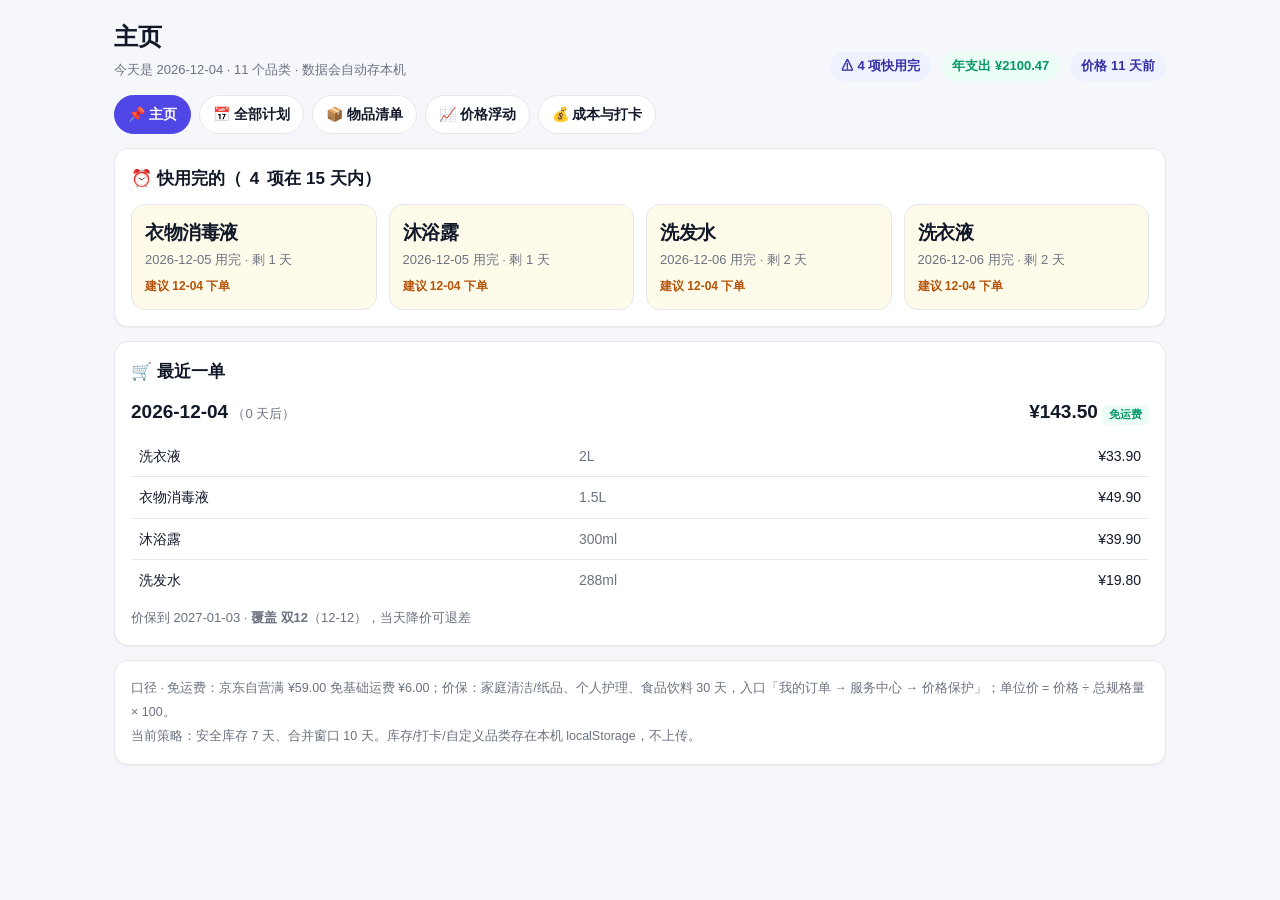
<file: index.html>
<!doctype html>
<html lang="zh-CN">
<head>
<meta charset="utf-8">
<meta name="viewport" content="width=device-width,initial-scale=1">
<meta name="color-scheme" content="light dark">
<title>主页 · 宿舍补给计划</title>
<link rel="stylesheet" href="style.css?v=17e56bd8">
</head>
<body data-page="index">
<div class="wrap">
  <div class="row" style="justify-content:space-between;align-items:flex-end">
    <div>
      <h1>主页</h1>
      <div class="sub" id="sub"></div>
    </div>
    <div class="row" id="head-chips"></div>
  </div>
  <nav class="nav"><a class="navbtn on" href="index.html">📌 主页</a><a class="navbtn" href="plan.html">📅 全部计划</a><a class="navbtn" href="items.html">📦 物品清单</a><a class="navbtn" href="price.html">📈 价格浮动</a><a class="navbtn" href="cost.html">💰 成本与打卡</a></nav>
  
  <div class="card">
    <h2>⏰ 快用完的（<span id="alert-n">0</span> 项在 15 天内）</h2>
    <div class="grid g4" id="alerts"></div>
    <div class="sub" id="alert-empty" style="display:none">15 天内没有会用完的东西，安心。</div>
  </div>
  <div class="card">
    <h2>🛒 最近一单</h2>
    <div id="next"></div>
  </div>
  <div class="card foot" id="foot"></div>

</div>
<div class="toast" id="toast"></div>
<script src="data.js?v=17e56bd8"></script>
<script src="app.js?v=17e56bd8"></script>
</body>
</html>
</file>
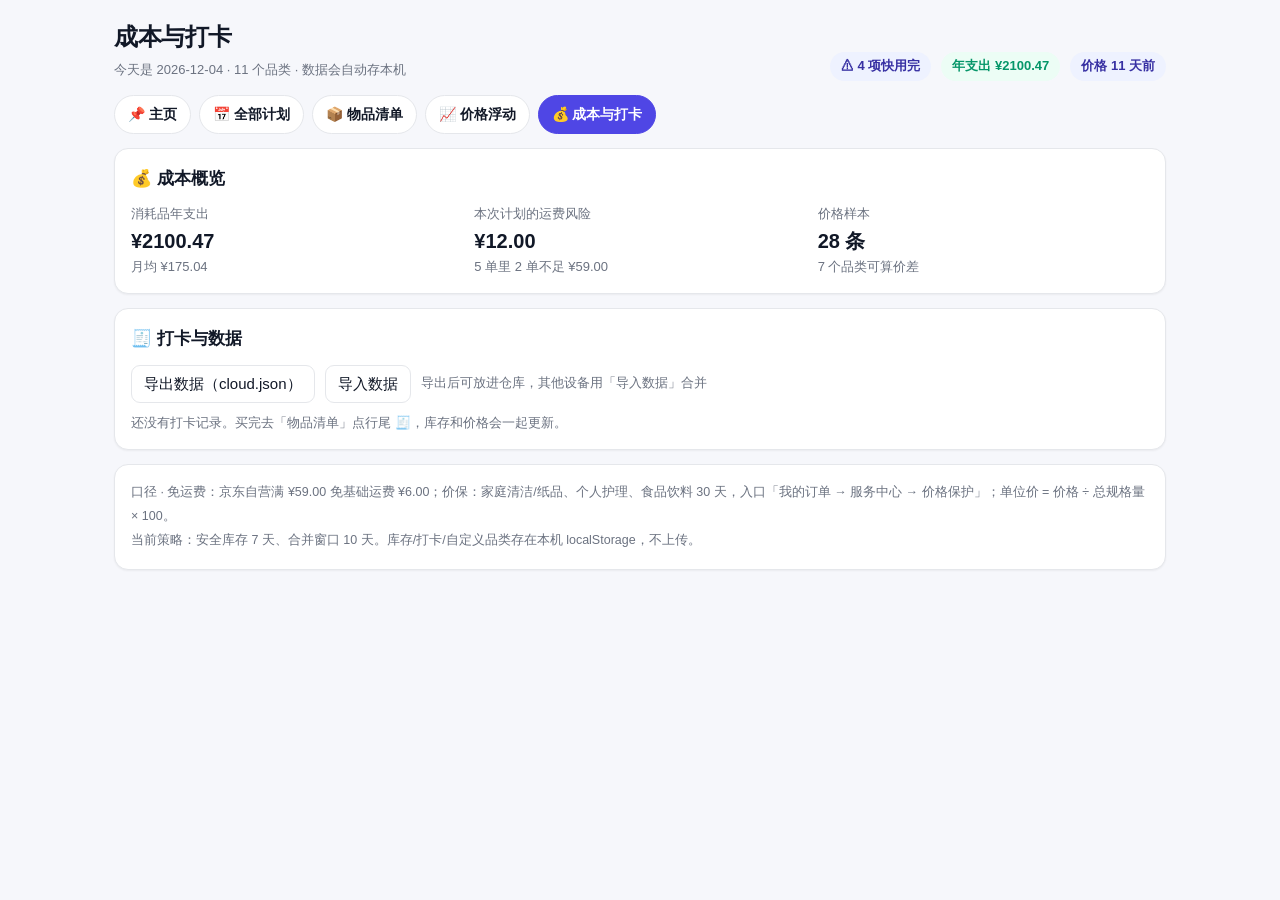
<file: cost.html>
<!doctype html>
<html lang="zh-CN">
<head>
<meta charset="utf-8">
<meta name="viewport" content="width=device-width,initial-scale=1">
<meta name="color-scheme" content="light dark">
<title>成本与打卡 · 宿舍补给计划</title>
<link rel="stylesheet" href="style.css?v=17e56bd8">
</head>
<body data-page="cost">
<div class="wrap">
  <div class="row" style="justify-content:space-between;align-items:flex-end">
    <div>
      <h1>成本与打卡</h1>
      <div class="sub" id="sub"></div>
    </div>
    <div class="row" id="head-chips"></div>
  </div>
  <nav class="nav"><a class="navbtn" href="index.html">📌 主页</a><a class="navbtn" href="plan.html">📅 全部计划</a><a class="navbtn" href="items.html">📦 物品清单</a><a class="navbtn" href="price.html">📈 价格浮动</a><a class="navbtn on" href="cost.html">💰 成本与打卡</a></nav>
  
  <div class="card">
    <h2>💰 成本概览</h2>
    <div class="grid g3" id="cost"></div>
  </div>
  <div class="card">
    <h2>🧾 打卡与数据</h2>
    <div class="row">
      <button id="exp">导出数据（cloud.json）</button>
      <button id="impbtn">导入数据</button>
      <input type="file" id="imp" accept="application/json,.json" hidden>
      <span class="sub">导出后可放进仓库，其他设备用「导入数据」合并</span>
    </div>
    <div id="loglist" style="margin-top:10px"></div>
  </div>
  <div class="card foot" id="foot"></div>

</div>
<div class="toast" id="toast"></div>
<script src="data.js?v=17e56bd8"></script>
<script src="app.js?v=17e56bd8"></script>
</body>
</html>
</file>
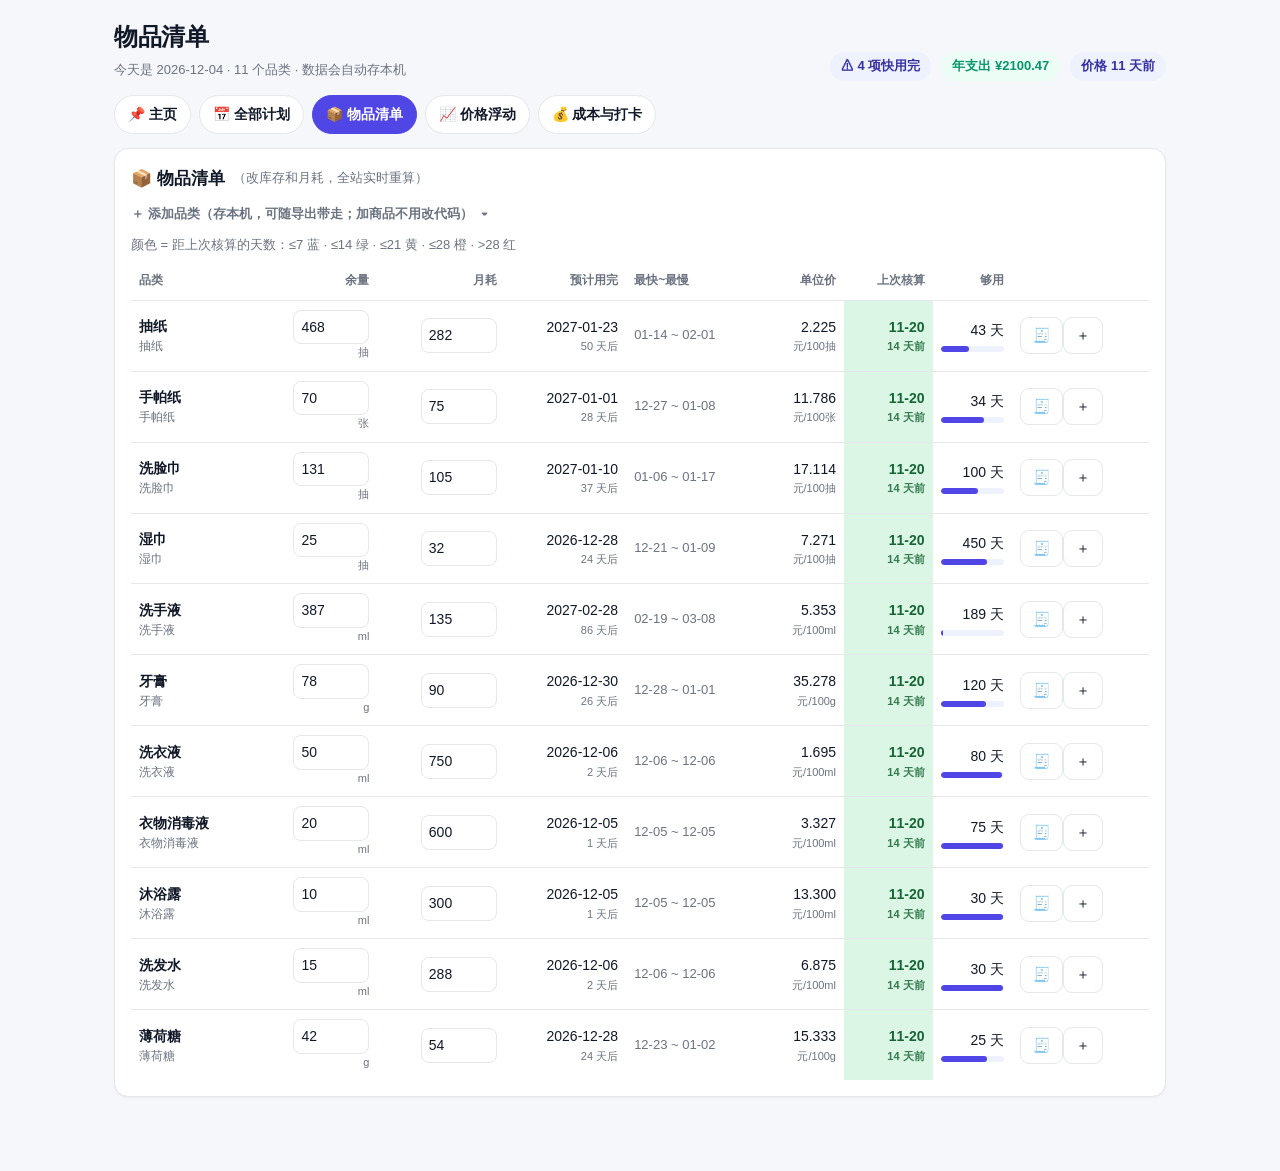
<file: items.html>
<!doctype html>
<html lang="zh-CN">
<head>
<meta charset="utf-8">
<meta name="viewport" content="width=device-width,initial-scale=1">
<meta name="color-scheme" content="light dark">
<title>物品清单 · 宿舍补给计划</title>
<link rel="stylesheet" href="style.css?v=17e56bd8">
</head>
<body data-page="items">
<div class="wrap">
  <div class="row" style="justify-content:space-between;align-items:flex-end">
    <div>
      <h1>物品清单</h1>
      <div class="sub" id="sub"></div>
    </div>
    <div class="row" id="head-chips"></div>
  </div>
  <nav class="nav"><a class="navbtn" href="index.html">📌 主页</a><a class="navbtn" href="plan.html">📅 全部计划</a><a class="navbtn on" href="items.html">📦 物品清单</a><a class="navbtn" href="price.html">📈 价格浮动</a><a class="navbtn" href="cost.html">💰 成本与打卡</a></nav>
  
  <div class="card">
    <h2>📦 物品清单 <span class="sub" style="font-weight:400">（改库存和月耗，全站实时重算）</span></h2>
    <details style="margin-bottom:10px">
      <summary class="sub">＋ 添加品类（存本机，可随导出带走；加商品不用改代码）</summary>
      <div class="grid g3" style="margin-top:10px">
        <input type="text" id="np-cat" placeholder="品类名，如 洗衣凝珠">
        <input type="text" id="np-unit" placeholder="单位：抽 / ml / g / 张">
        <input type="text" id="np-spec" placeholder="规格，如 3kg×2瓶">
        <input type="number" id="np-total" placeholder="每件总量数字">
        <input type="number" id="np-price" step="0.01" placeholder="单价 ¥">
        <input type="number" id="np-stock" placeholder="当前库存">
        <input type="number" id="np-rate" placeholder="月消耗">
      </div>
      <div class="row" style="margin-top:8px">
        <button id="np-add">添加</button>
        <span class="sub">最快/最慢按 ±15% 自动估</span>
      </div>
    </details>
    <div class="sub" style="margin-bottom:7px">颜色 = 距上次核算的天数：≤7 蓝 · ≤14 绿 · ≤21 黄 · ≤28 橙 · &gt;28 红</div>
    <div class="scroll">
      <table id="tbl">
        <thead><tr>
          <th>品类</th><th class="num">余量</th><th class="num">月耗</th>
          <th class="num">预计用完</th><th>最快~最慢</th><th class="num">单位价</th>
          <th class="num">上次核算</th><th class="num">够用</th><th></th>
        </tr></thead>
        <tbody></tbody>
      </table>
    </div>
  </div>

<div class="sheet" id="sheet" hidden>
  <div class="sheet-box">
    <div class="row" style="justify-content:space-between">
      <b id="sh-title">打卡</b>
      <button class="ghost" id="sh-x" style="padding:2px 9px">✕</button>
    </div>
    <div class="sub" id="sh-sub" style="margin-top:4px"></div>
    <div class="row" style="margin-top:12px">
      <label class="sub" style="width:34px">件数</label>
      <input type="number" id="sh-qty" value="1" min="1" step="1" style="width:74px">
      <label class="sub">实付总价</label>
      <input type="number" id="sh-price" step="0.01" min="0" style="width:104px">
    </div>
    <div class="sub" id="sh-calc" style="margin-top:9px"></div>
    <div class="row" style="margin-top:14px">
      <button id="sh-ok" style="background:var(--c);color:#fff;border-color:var(--c)">记录这次购买</button>
      <button class="ghost" id="sh-cancel">取消</button>
    </div>
  </div>
</div>

</div>
<div class="toast" id="toast"></div>
<script src="data.js?v=17e56bd8"></script>
<script src="app.js?v=17e56bd8"></script>
</body>
</html>
</file>
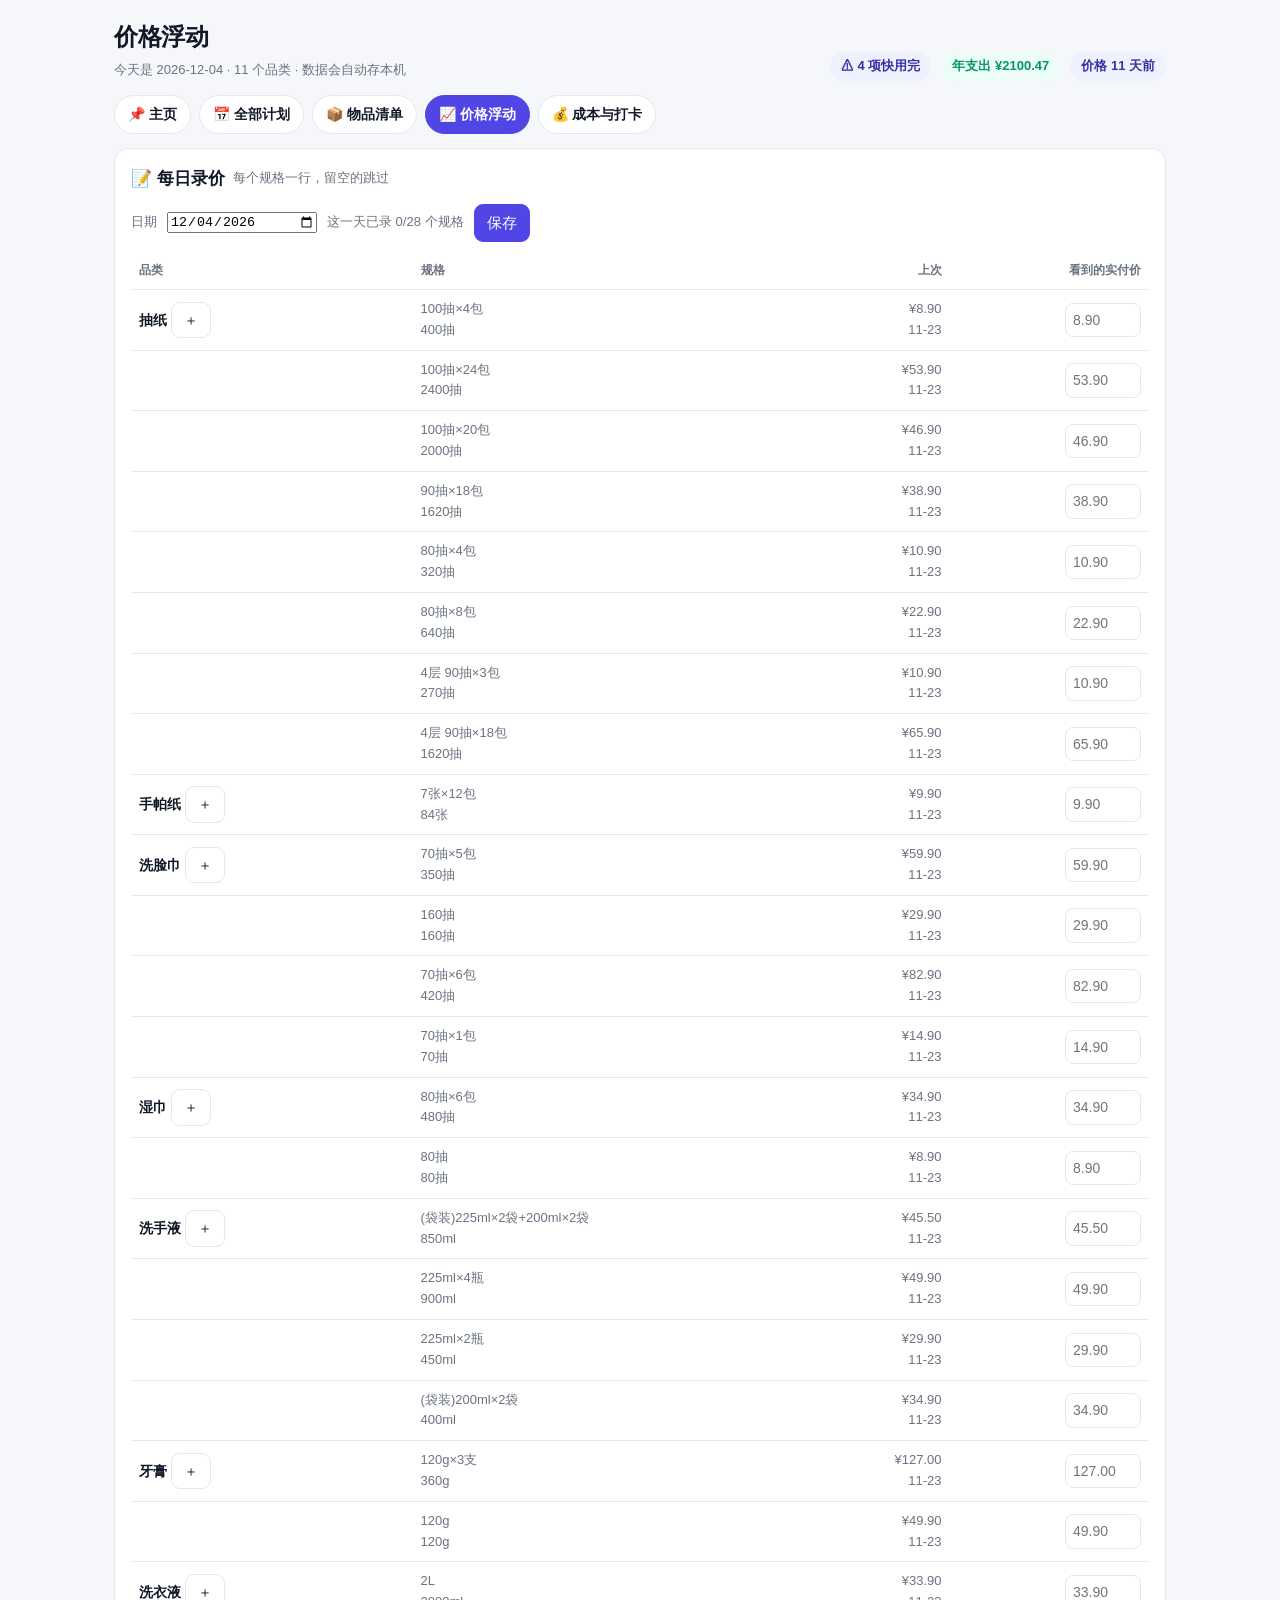
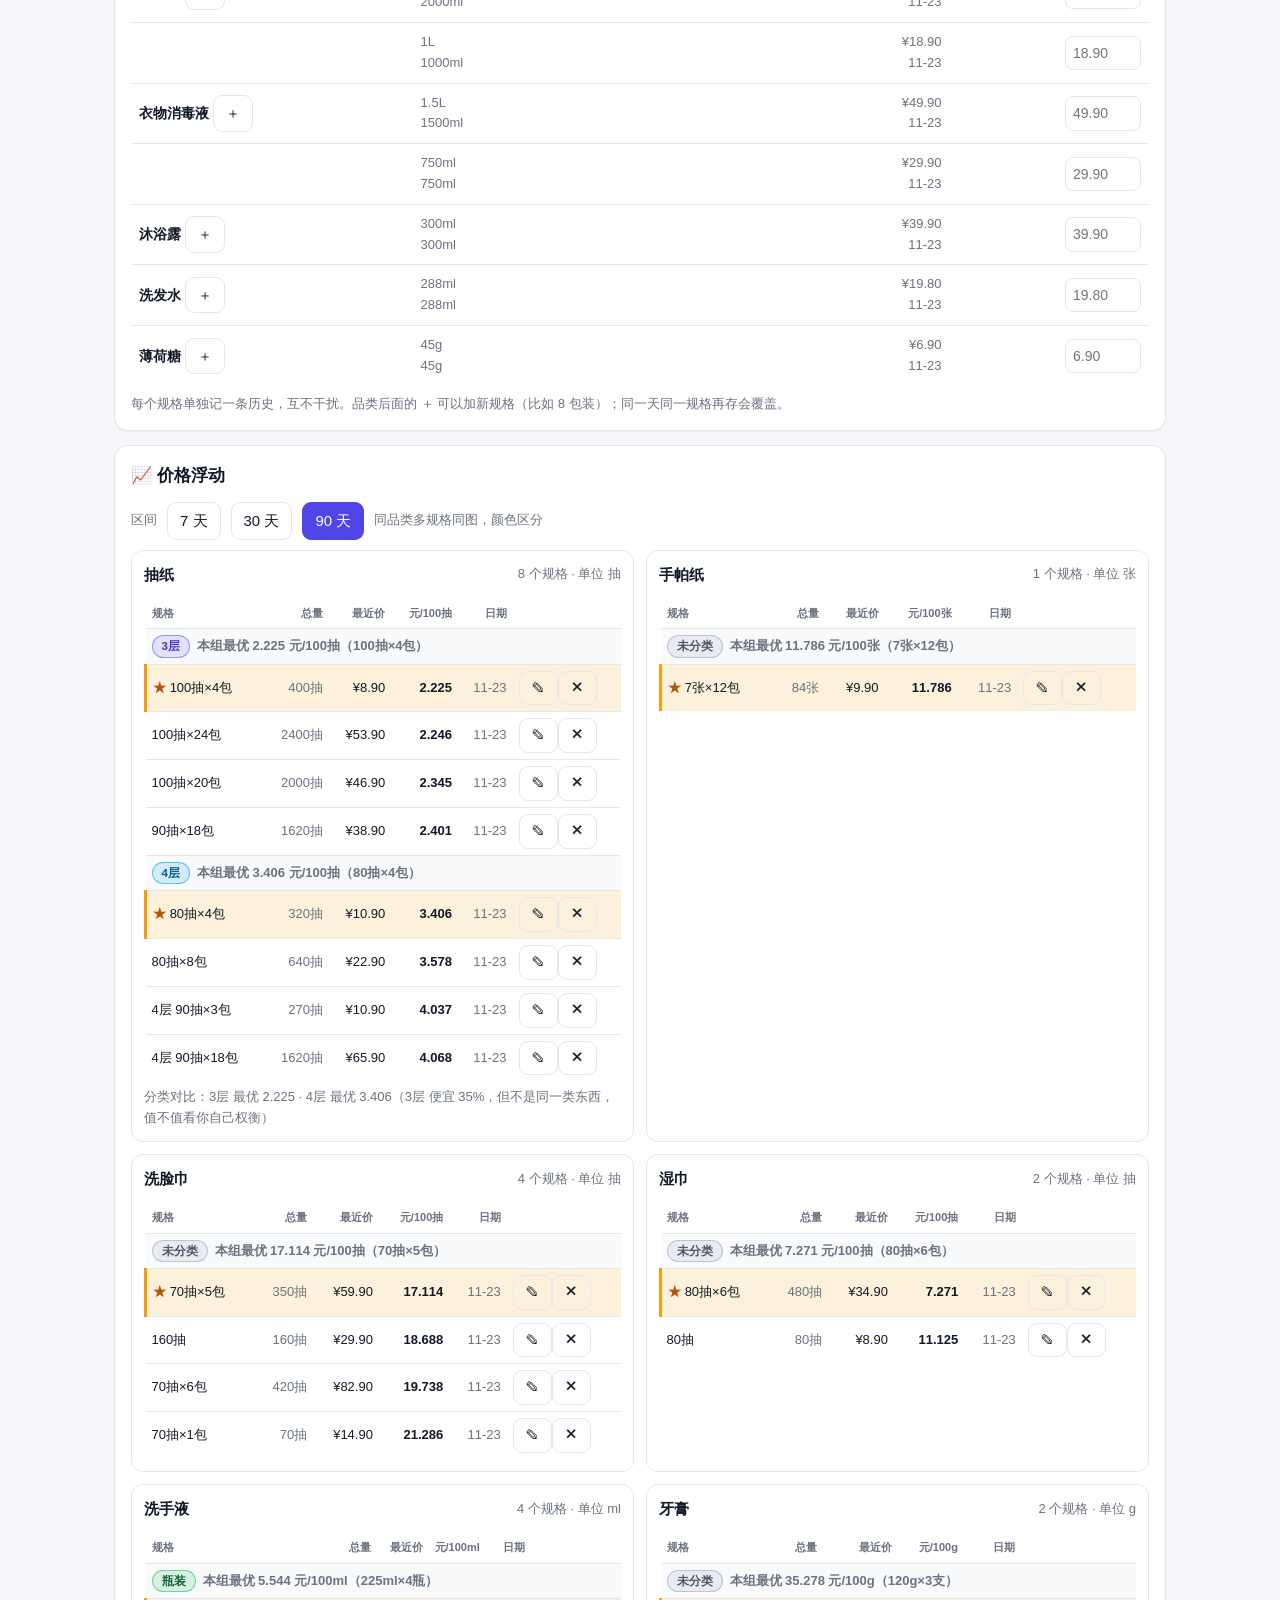
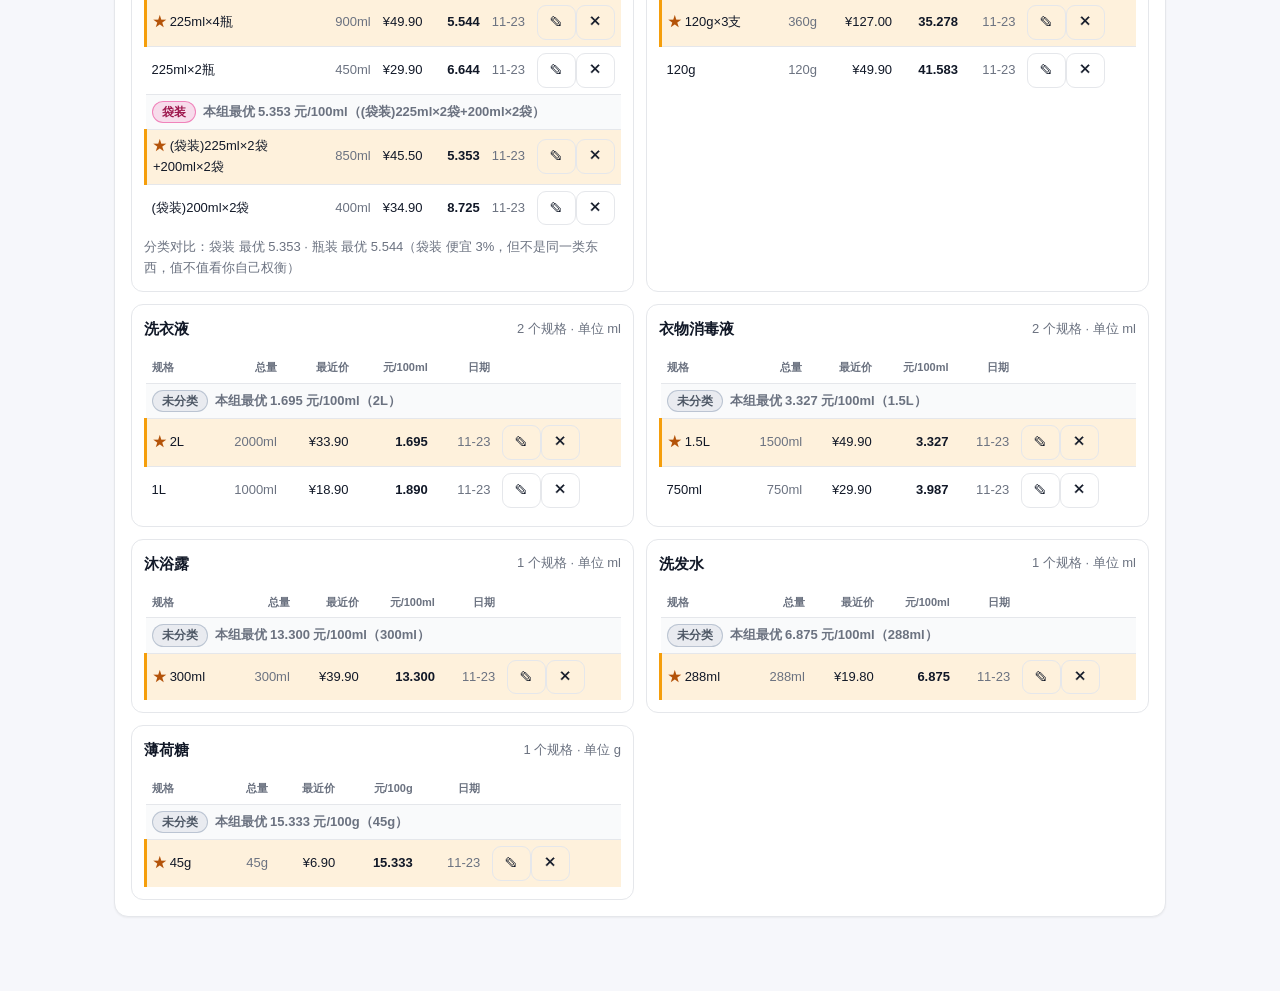
<file: price.html>
<!doctype html>
<html lang="zh-CN">
<head>
<meta charset="utf-8">
<meta name="viewport" content="width=device-width,initial-scale=1">
<meta name="color-scheme" content="light dark">
<title>价格浮动 · 宿舍补给计划</title>
<link rel="stylesheet" href="style.css?v=17e56bd8">
</head>
<body data-page="price">
<div class="wrap">
  <div class="row" style="justify-content:space-between;align-items:flex-end">
    <div>
      <h1>价格浮动</h1>
      <div class="sub" id="sub"></div>
    </div>
    <div class="row" id="head-chips"></div>
  </div>
  <nav class="nav"><a class="navbtn" href="index.html">📌 主页</a><a class="navbtn" href="plan.html">📅 全部计划</a><a class="navbtn" href="items.html">📦 物品清单</a><a class="navbtn on" href="price.html">📈 价格浮动</a><a class="navbtn" href="cost.html">💰 成本与打卡</a></nav>
  
  <div class="card">
    <h2>📝 每日录价 <span class="sub" style="font-weight:400">每个规格一行，留空的跳过</span></h2>
    <div class="row" style="margin-bottom:10px">
      <span class="sub">日期</span>
      <input type="date" id="pl-date" style="width:150px">
      <span class="sub" id="pl-progress"></span>
      <button id="pl-save" style="background:var(--c);color:#fff;border-color:var(--c)">保存</button>
    </div>
    <div class="scroll">
      <table id="pl-tbl">
        <thead><tr>
          <th>品类</th><th>规格</th><th class="num">上次</th><th class="num">看到的实付价</th>
        </tr></thead>
        <tbody></tbody>
      </table>
    </div>
    <div class="sub" style="margin-top:8px">
      每个规格单独记一条历史，互不干扰。品类后面的 ＋ 可以加新规格（比如 8 包装）；同一天同一规格再存会覆盖。
    </div>
  </div>
  <div class="card">
    <h2>📈 价格浮动</h2>
    <div class="row" style="margin-bottom:10px">
      <span class="sub">区间</span>
      <button data-r="7">7 天</button>
      <button data-r="30">30 天</button>
      <button data-r="90" class="on">90 天</button>
      <span class="sub">同品类多规格同图，颜色区分</span>
    </div>
    <div class="grid g2" id="charts"></div>
  </div>

</div>
<div class="toast" id="toast"></div>
<script src="data.js?v=17e56bd8"></script>
<script src="app.js?v=17e56bd8"></script>
</body>
</html>
</file>
<file: style.css>
:root{
  color-scheme: light dark;
  --c:#4f46e5; --c2:#eef2ff; --ink:#111827; --muted:#6b7280; --line:#e5e7eb;
  --bg:#f6f7fb; --card:#ffffff; --soft:#f9fafb;
  --ok:#059669; --okbg:#ecfdf5; --warn:#b45309; --warnbg:#fffbeb;
  --bad:#dc2626; --badbg:#fef2f2;
  --hl:rgba(245,158,11,.14); --hlb:#f59e0b;
  --chip-tx:#3730a3; --tag-bg:#f3f4f6; --tag-tx:#4b5563;
  --r:14px;
}
@media (prefers-color-scheme: dark){
  :root{
    --ink:#e6e9ef; --muted:#93a1b5; --line:#25303e; --bg:#0d1219; --card:#141b25; --soft:#1a2230;
    --c:#818cf8; --c2:rgba(129,140,248,.18);
    --ok:#34d399; --okbg:rgba(52,211,153,.14); --warn:#fbbf24; --warnbg:rgba(251,191,36,.14);
    --bad:#f87171; --badbg:rgba(248,113,113,.14);
    --hl:rgba(245,158,11,.20); --hlb:#f59e0b;
    --chip-tx:#c7d2fe; --tag-bg:rgba(148,163,184,.18); --tag-tx:#cbd5e1;
  }
}
*{box-sizing:border-box}
html{-webkit-text-size-adjust:100%}
body{margin:0;background:var(--bg);color:var(--ink);
  font:15px/1.6 -apple-system,BlinkMacSystemFont,"Segoe UI","PingFang SC","Microsoft YaHei",sans-serif}
.wrap{max-width:1080px;margin:0 auto;padding:18px 14px 60px}
h1{font-size:24px;margin:0 0 4px;letter-spacing:-.02em}
h2{font-size:17px;margin:0 0 12px;display:flex;align-items:center;gap:8px;flex-wrap:wrap}
.sub{color:var(--muted);font-size:13px}
.card{background:var(--card);border:1px solid var(--line);border-radius:var(--r);
  padding:16px;margin:14px 0;box-shadow:0 1px 2px rgba(0,0,0,.05)}
.row{display:flex;gap:10px;flex-wrap:wrap;align-items:center}
.chip{display:inline-flex;align-items:center;gap:6px;background:var(--c2);color:var(--chip-tx);
  border-radius:999px;padding:4px 11px;font-size:13px;font-weight:600;white-space:nowrap}
.chip.g{background:var(--okbg);color:var(--ok)}
.chip.w{background:var(--warnbg);color:var(--warn)}
.grid{display:grid;gap:12px}
.g4{grid-template-columns:repeat(4,1fr)}
.g3{grid-template-columns:repeat(3,1fr)}
.g2{grid-template-columns:repeat(2,1fr)}
@media(max-width:760px){.g4{grid-template-columns:repeat(2,1fr)}.g3,.g2{grid-template-columns:1fr}}
.alarm{border:1px solid var(--line);background:var(--warnbg);border-radius:var(--r);padding:13px}
.alarm .d{font-size:19px;font-weight:800;letter-spacing:-.02em}
.alarm .n{font-size:13px;color:var(--muted);margin-top:2px}
.alarm .left{font-size:12px;font-weight:700;color:var(--warn);margin-top:6px}
table{width:100%;border-collapse:collapse;font-size:14px}
th,td{padding:9px 8px;border-bottom:1px solid var(--line);text-align:left;vertical-align:middle}
th{font-size:12px;color:var(--muted);font-weight:600;white-space:nowrap}
tr:last-child td{border-bottom:none}
td.num,th.num{text-align:right;white-space:nowrap}
.scroll{overflow-x:auto;-webkit-overflow-scrolling:touch}
input[type=number],input[type=text]{padding:5px 7px;border:1px solid var(--line);border-radius:8px;
  font:inherit;font-size:14px;background:var(--card);color:var(--ink);width:100%}
input[type=number]{width:76px}
input[type=number]:focus,input[type=text]:focus{outline:2px solid var(--c2);border-color:var(--c)}
select{padding:5px 7px;border:1px solid var(--line);border-radius:8px;font:inherit;
  background:var(--card);color:var(--ink)}
button{font:inherit;border-radius:9px;border:1px solid var(--line);background:var(--card);
  color:var(--ink);padding:6px 12px;cursor:pointer}
button.on{background:var(--c);border-color:var(--c);color:#fff}
button.ghost{background:transparent}
.muted{color:var(--muted)}
.tag{font-size:11px;padding:1px 7px;border-radius:6px;background:var(--tag-bg);color:var(--tag-tx);
  font-weight:600;display:inline-block}
.tag.ok{background:var(--okbg);color:var(--ok)}
.tag.bad{background:var(--badbg);color:var(--bad)}
.tag.warn{background:var(--warnbg);color:var(--warn)}
svg{display:block;max-width:100%}
.hbar{height:6px;border-radius:999px;background:var(--c2);overflow:hidden}
.hbar>i{display:block;height:100%;background:var(--c);border-radius:999px}
details summary{cursor:pointer;font-weight:600;list-style:none}
details summary::-webkit-details-marker{display:none}
details summary:after{content:"▾";margin-left:8px;color:var(--muted)}
details[open] summary:after{content:"▴"}
.foot{color:var(--muted);font-size:12.5px;line-height:1.9}
.nav{display:flex;gap:8px;flex-wrap:wrap;margin:14px 0 4px}
.navbtn{display:inline-flex;align-items:center;gap:5px;padding:7px 13px;border-radius:999px;
  border:1px solid var(--line);background:var(--card);color:var(--ink);text-decoration:none;
  font-size:14px;font-weight:600;white-space:nowrap}
.navbtn.on{background:var(--c);border-color:var(--c);color:#fff}
.sheet{position:fixed;inset:0;background:rgba(0,0,0,.55);display:flex;align-items:center;
  justify-content:center;padding:16px;z-index:50}
.sheet[hidden]{display:none}
.sheet-box{background:var(--card);border:1px solid var(--line);border-radius:16px;padding:18px;
  width:100%;max-width:420px;box-shadow:0 20px 50px rgba(0,0,0,.45)}
.toast{position:fixed;left:50%;bottom:22px;transform:translateX(-50%);background:var(--ink);
  color:var(--card);padding:9px 16px;border-radius:999px;font-size:13.5px;opacity:0;
  transition:.25s;z-index:60;pointer-events:none;white-space:nowrap}
.toast.on{opacity:1}
.logline{display:flex;justify-content:space-between;gap:8px;padding:6px 0;
  border-bottom:1px dashed var(--line);font-size:13.5px}
.logline:last-child{border-bottom:none}

/* 规格对比表 */
table.cmp{font-size:13px;margin-top:8px}
table.cmp th,table.cmp td{padding:6px 6px;border-bottom:1px solid var(--line)}
table.cmp th{font-size:11px;color:var(--muted);font-weight:600;white-space:nowrap}
table.cmp tr.grp td{background:var(--soft);font-weight:700;font-size:12.5px;color:var(--ink)}
/* 本组最优：浅黄底 + 左侧橙色竖条（暗色下同样可辨） */
table.cmp tr.bestrow td{background:var(--hl)}
table.cmp tr.bestrow td:first-child{border-left:3px solid var(--hlb);padding-left:6px}
table.cmp tr:last-child td{border-bottom:none}

/* 分类徽章：半透明底 + 分模式文字色，浅色/暗色都能区分 */
.cls{display:inline-block;padding:1px 9px;border:1px solid rgba(148,163,184,.55);
  border-radius:999px;font-size:11.5px;font-weight:700;margin-right:7px;
  background:rgba(148,163,184,.16);color:var(--tag-tx)}
.cls[data-c="3层"]{background:rgba(99,102,241,.16);border-color:rgba(99,102,241,.60);color:#4338ca}
.cls[data-c="4层"]{background:rgba(14,165,233,.16);border-color:rgba(14,165,233,.60);color:#075985}
.cls[data-c="瓶装"]{background:rgba(34,197,94,.16);border-color:rgba(34,197,94,.60);color:#166534}
.cls[data-c="袋装"]{background:rgba(236,72,153,.16);border-color:rgba(236,72,153,.60);color:#9d174d}
@media (prefers-color-scheme: dark){
  .cls[data-c="3层"]{color:#a5b4fc}
  .cls[data-c="4层"]{color:#7dd3fc}
  .cls[data-c="瓶装"]{color:#86efac}
  .cls[data-c="袋装"]{color:#f9a8d4}
}

/* 上次核算的「新鲜度」配色：底半透明，浅色/暗色都能显示 */
td.age1{background:rgba(14,165,233,.16);color:#075985;font-weight:700}
td.age2{background:rgba(34,197,94,.16);color:#166534;font-weight:700}
td.age3{background:rgba(234,179,8,.18);color:#854d0e;font-weight:700}
td.age4{background:rgba(249,115,22,.18);color:#9a3412;font-weight:700}
td.age5{background:rgba(239,68,68,.18);color:#991b1b;font-weight:700}
@media (prefers-color-scheme: dark){
  td.age1{color:#7dd3fc}
  td.age2{color:#86efac}
  td.age3{color:#fde047}
  td.age4{color:#fdba74}
  td.age5{color:#fca5a5}
}
</file>
